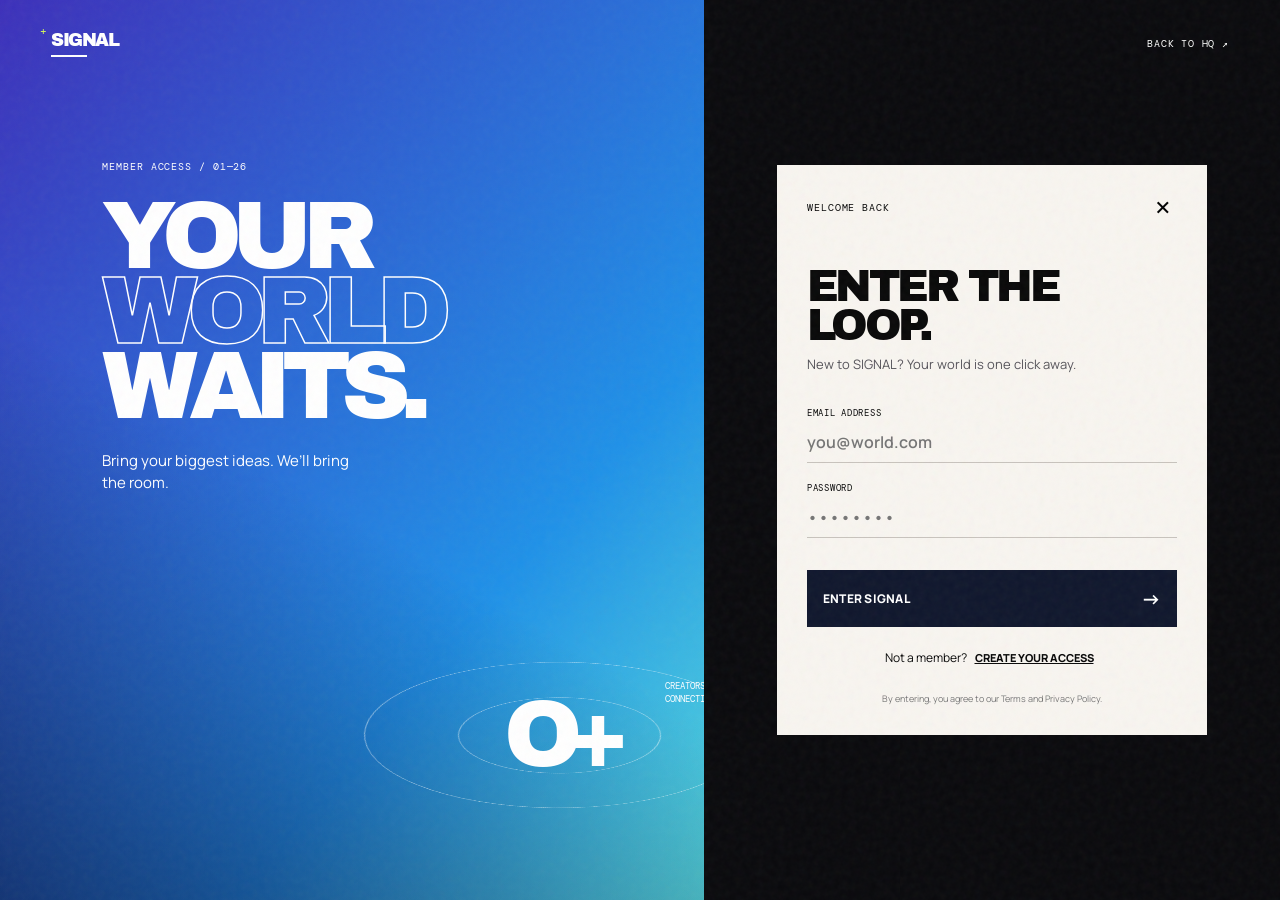
<file: auth.html>
<!doctype html>
<html lang="en"><head><meta charset="utf-8"><meta name="viewport" content="width=device-width, initial-scale=1"><title>Member access — SIGNAL
</title><link rel="preconnect" href="https://fonts.googleapis.com"><link rel="preconnect" href="https://fonts.gstatic.com" crossorigin><link href="https://fonts.googleapis.com/css2?family=Archivo+Black&family=DM+Mono:wght@400;500&family=Manrope:wght@400;500;600;700;800&display=swap" rel="stylesheet"><link rel="stylesheet" href="styles.css"><link rel="stylesheet" href="auth.css"><script defer src="app.js"></script></head>
<body class="auth-page"><div class="grain"></div><header class="auth-header"><a class="logo" href="index.html">SIGNAL<span></span></a><a href="index.html">BACK TO HQ ↗</a></header><main class="auth-layout"><section class="auth-side"><p class="section-tag">MEMBER ACCESS / 01—26</p><h1>YOUR<br><span>WORLD</span><br>WAITS.</h1><p>Bring your biggest ideas. We’ll bring the room.</p><div class="auth-orbit"><i></i><i></i><b>O+</b><small>CREATORS<br>CONNECTING</small></div></section><section class="auth-panel"><div class="panel-head"><p class="section-tag" id="mode-label">WELCOME BACK</p><button class="close-auth" type="button" onclick="location.href='index.html'" aria-label="Go back">×</button></div><div class="auth-copy"><h2 id="auth-title">ENTER THE<br><em>LOOP.</em></h2><p id="auth-subtitle">New to SIGNAL? Your world is one click away.</p></div><form id="auth-form"><label id="name-field">YOUR NAME<input name="name" autocomplete="name" placeholder="Ada Lovelace"></label><label>EMAIL ADDRESS<input required type="email" name="email" autocomplete="email" placeholder="you@world.com"></label><label>PASSWORD<input required minlength="6" type="password" name="password" autocomplete="current-password" placeholder="••••••••"></label><button class="auth-submit" type="submit"><span id="auth-button-text">ENTER SIGNAL</span><b>→</b></button></form><p class="auth-switch" id="auth-switch">Not a member? <button type="button" data-mode="signup">CREATE YOUR ACCESS</button></p><p class="terms">By entering, you agree to our Terms and Privacy Policy.</p></section></main><div id="success-modal" class="success-modal" aria-hidden="true"><div><span>✦</span><p class="section-tag">ACCESS GRANTED</p><h2>YOU’RE IN<br>THE LOOP.</h2><p>This is a front-end demo — no account was created.</p><a class="primary-button" href="index.html">EXPLORE SIGNAL <b>→</b></a></div></div></body></html>
</file>
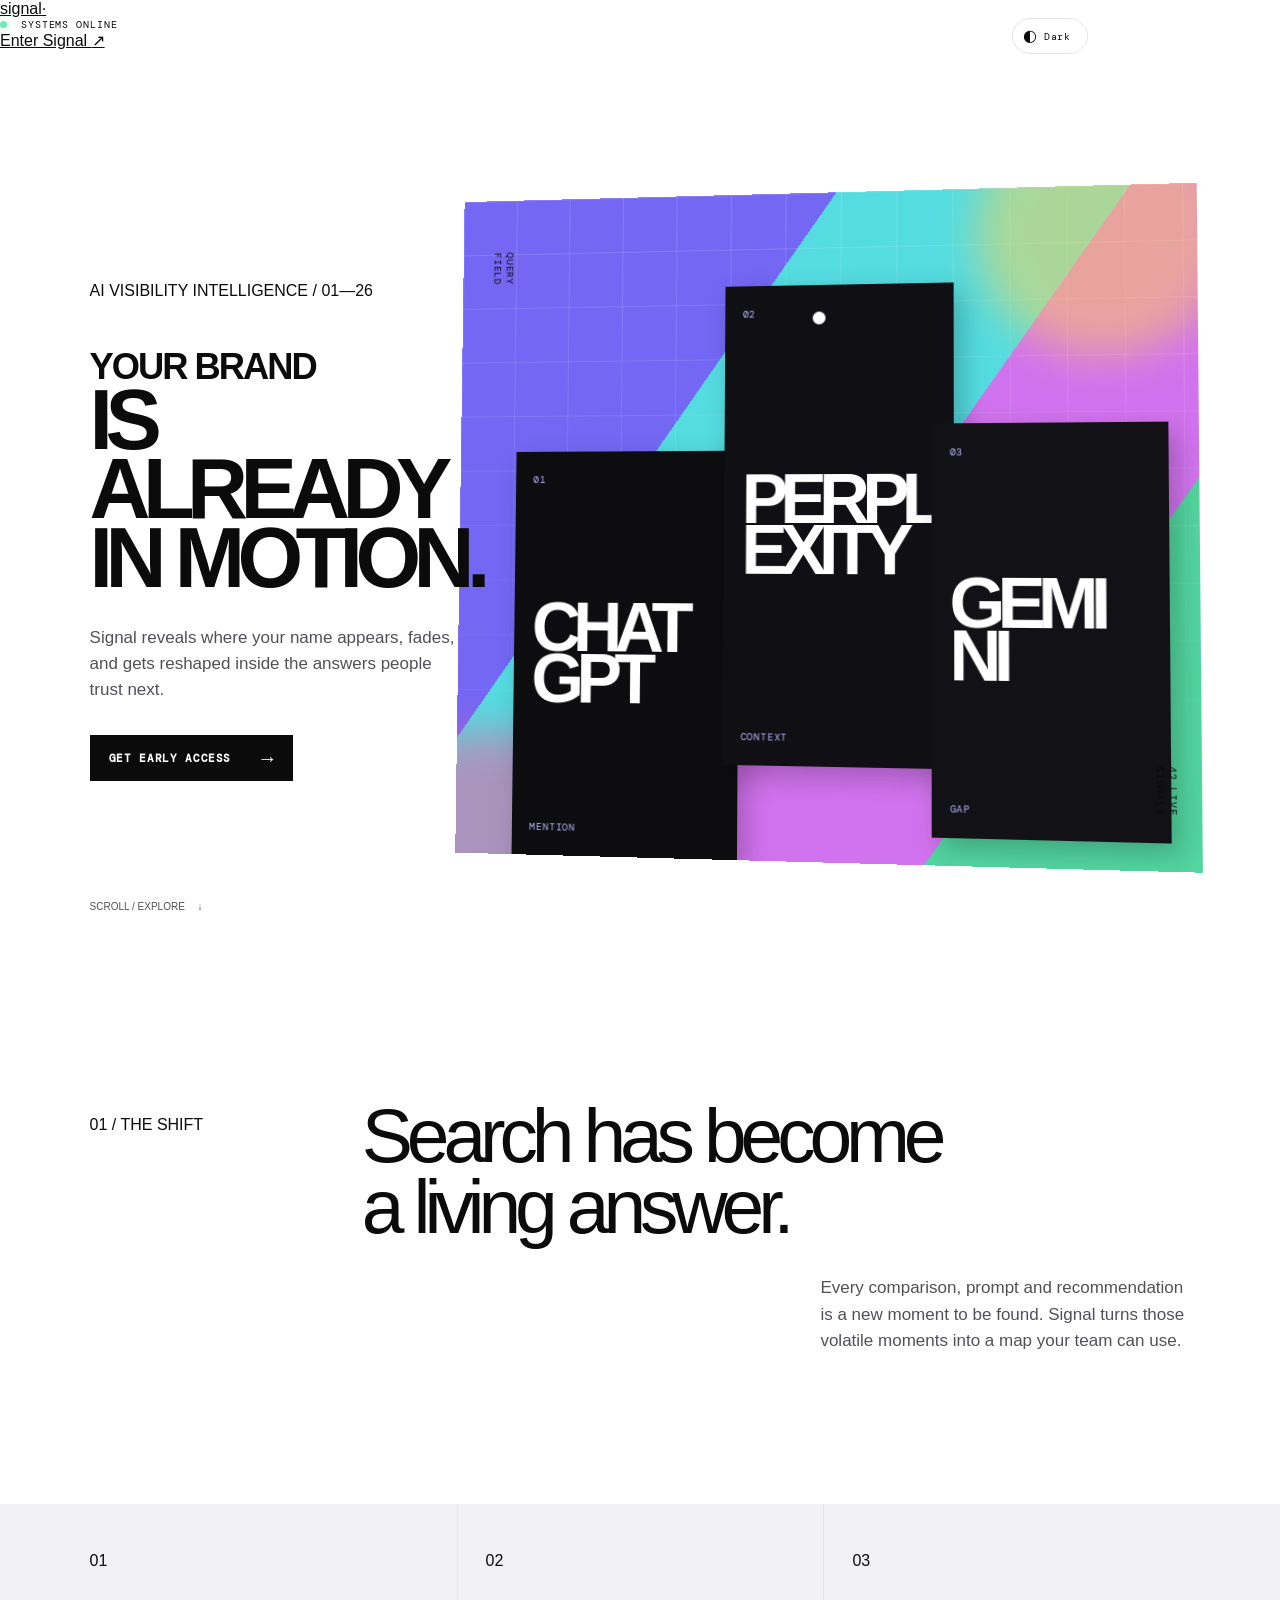
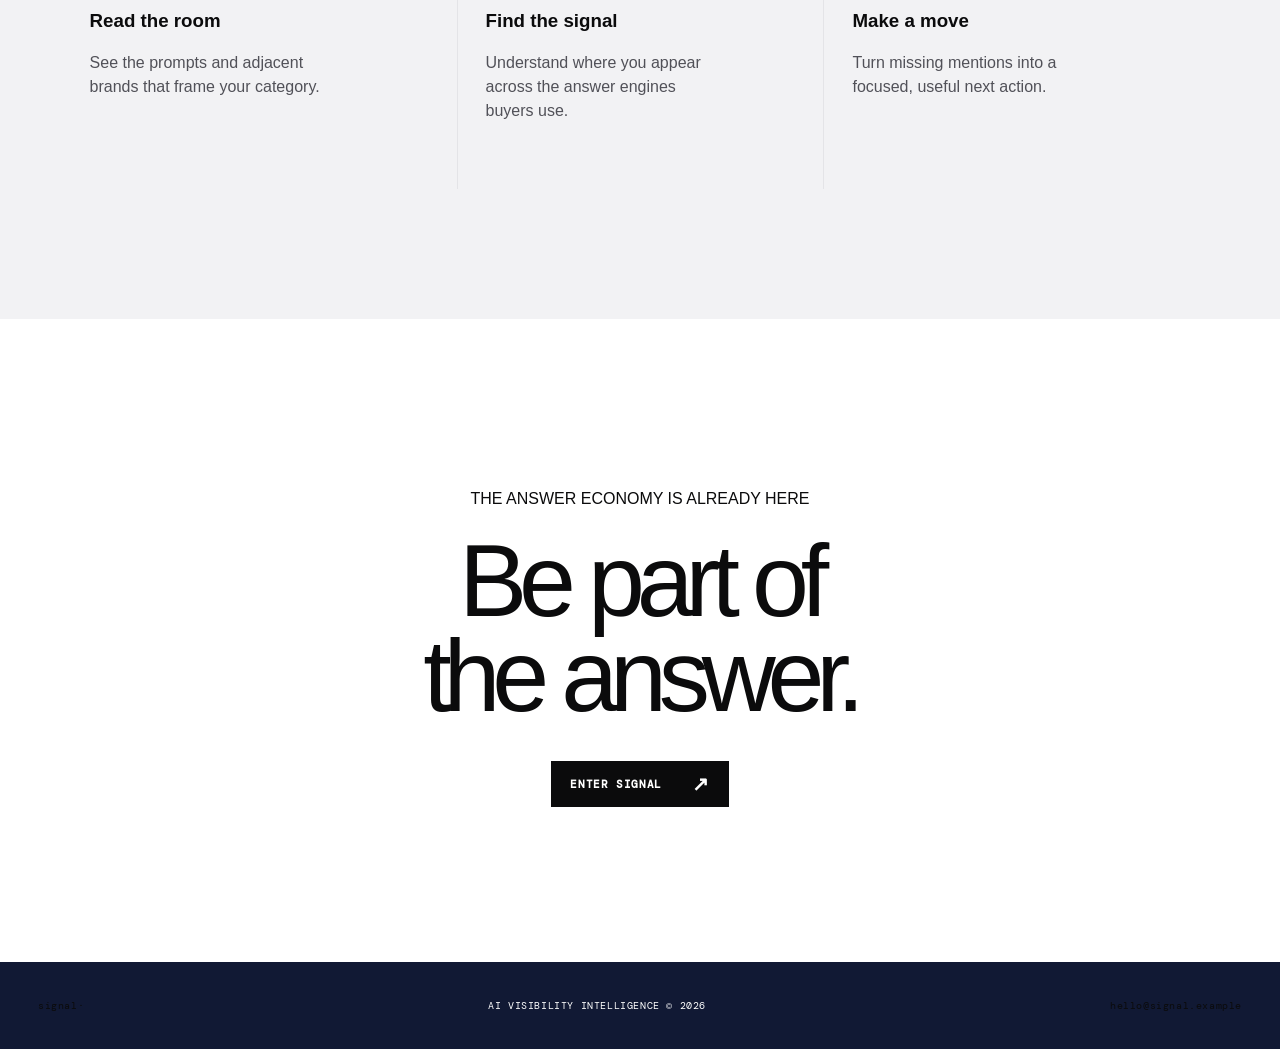
<file: landing.html>
<!doctype html>
<html lang="en">
<head>
  <meta charset="utf-8" />
  <meta name="viewport" content="width=device-width, initial-scale=1" />
  <meta name="description" content="Signal — AI visibility intelligence for teams that want to be part of the answer." />
  <title>Signal — Be part of the answer</title>
  <link rel="preconnect" href="https://fonts.googleapis.com">
  <link rel="preconnect" href="https://fonts.gstatic.com" crossorigin>
  <link href="https://fonts.googleapis.com/css2?family=DM+Mono&family=DM+Sans:wght@400;500;600;700&family=Space+Grotesk:wght@400;500;600;700&display=swap" rel="stylesheet">
  <link rel="stylesheet" href="styles.css" /><link rel="stylesheet" href="theme.css" /><link rel="stylesheet" href="landing.css" /><link rel="stylesheet" href="responsive.css" /><script defer src="app.js"></script>
</head>
<body class="landing-page">
  <button id="theme-toggle" class="theme-toggle" type="button" aria-label="Switch to dark mode" aria-pressed="false"><span aria-hidden="true">◐</span><span class="theme-label">Dark</span></button>
  <header class="nav landing-nav"><a class="wordmark" href="landing.html">signal<span>·</span></a><p class="nav-status"><i></i> SYSTEMS ONLINE</p><a class="nav-cta" href="auth.html">Enter Signal <span>↗</span></a></header>
  <main>
    <section class="landing-hero" aria-labelledby="landing-title"><div class="landing-hero-copy"><p class="eyebrow">AI VISIBILITY INTELLIGENCE / 01—26</p><h1 id="landing-title"><span>YOUR BRAND</span><br>IS ALREADY<br><em>IN MOTION.</em></h1><p class="landing-lede">Signal reveals where your name appears, fades, and gets reshaped inside the answers people trust next.</p><a class="hero-enter" href="auth.html">Get early access <b>→</b></a></div><div class="signal-stage" id="signal-stage" aria-label="Interactive signal field"><div class="stage-grid"></div><div class="stage-orb orb-one"></div><div class="stage-orb orb-two"></div><p class="stage-label label-one">QUERY<br>FIELD</p><p class="stage-label label-two">42 LIVE<br>SIGNALS</p><div class="stage-card stage-card-a"><span>01</span><strong>CHAT<br>GPT</strong><small>MENTION</small></div><div class="stage-card stage-card-b"><span>02</span><strong>PERPL<br>EXITY</strong><small>CONTEXT</small></div><div class="stage-card stage-card-c"><span>03</span><strong>GEMI<br>NI</strong><small>GAP</small></div><div class="signal-pulse"></div></div><p class="landing-scroll mono">SCROLL / EXPLORE <span>↓</span></p></section>
    <section class="landing-band ruled"><p class="section-no mono">01 / THE SHIFT</p><div><h2>Search has become<br>a living <em>answer.</em></h2><p>Every comparison, prompt and recommendation is a new moment to be found. Signal turns those volatile moments into a map your team can use.</p></div></section>
    <section class="landing-features" aria-label="Signal capabilities"><article><span class="feature-number mono">01</span><h3>Read the room</h3><p>See the prompts and adjacent brands that frame your category.</p></article><article><span class="feature-number mono">02</span><h3>Find the signal</h3><p>Understand where you appear across the answer engines buyers use.</p></article><article><span class="feature-number mono">03</span><h3>Make a move</h3><p>Turn missing mentions into a focused, useful next action.</p></article></section>
    <section class="landing-cta"><p class="eyebrow">THE ANSWER ECONOMY IS ALREADY HERE</p><h2>Be part of<br>the <em>answer.</em></h2><a class="hero-enter" href="auth.html">Enter Signal <b>↗</b></a></section>
  </main><footer><a class="wordmark" href="landing.html">signal<span>·</span></a><p class="mono">AI VISIBILITY INTELLIGENCE © 2026</p><a href="mailto:hello@signal.example">hello@signal.example</a></footer>
</body></html>
</file>
<file: styles.css>
:root{--ink:#10172d;--night:#111934;--paper:#eef1e8;--coral:#ff684d;--lime:#d9f95a;--sky:#61bce8;--font:'Manrope',sans-serif;--display:'Archivo Black',sans-serif;--mono:'DM Mono',monospace}*{box-sizing:border-box}html{scroll-behavior:smooth}body{margin:0;overflow-x:hidden;background:var(--paper);color:var(--ink);font-family:var(--font)}.grain{position:fixed;z-index:9;inset:0;pointer-events:none;opacity:.045;background-image:url("data:image/svg+xml,%3Csvg viewBox='0 0 160 160' xmlns='http://www.w3.org/2000/svg'%3E%3Cfilter id='n'%3E%3CfeTurbulence type='fractalNoise' baseFrequency='.8' numOctaves='4'/%3E%3C/filter%3E%3Crect width='100%25' height='100%25' filter='url(%23n)'/%3E%3C/svg%3E")}.pre-sale{position:absolute;z-index:5;top:0;left:50%;transform:translateX(-50%);background:var(--lime);padding:11px 28px;font:14px var(--mono);letter-spacing:.08em;white-space:nowrap}.site-header{height:90px;position:absolute;z-index:4;inset:0 0 auto;display:flex;align-items:center;justify-content:space-between;padding:0 38px;color:#fff}.logo{position:relative;color:inherit;text-decoration:none;font:18px var(--display);letter-spacing:-.08em}.logo:before{content:'+';position:absolute;left:-11px;top:-6px;color:var(--lime);font:11px var(--mono)}.logo span{display:block;width:36px;border-bottom:2px solid currentColor;margin:5px 0 0}.header-actions{display:flex;align-items:center;gap:28px}.sound-pill{display:flex;gap:3px;align-items:center}.sound-pill i{display:block;width:3px;height:13px;background:var(--lime);animation:bars 1s ease infinite alternate}.sound-pill i:nth-child(2){height:22px;animation-delay:.2s}.sound-pill i:nth-child(3){height:9px;animation-delay:.4s}.demo-link{padding:10px 15px;background:var(--paper);border:1px solid var(--ink);color:var(--ink);font-size:11px;font-weight:800;text-decoration:none}.demo-link b{padding-left:12px;color:var(--coral)}.menu-button{display:grid;gap:5px;width:39px;padding:0;border:0;background:none;cursor:pointer}.menu-button span{height:4px;background:var(--coral);border-radius:2px;transition:.25s}.menu-button[aria-expanded=true] span:nth-child(1){transform:translateY(9px) rotate(45deg)}.menu-button[aria-expanded=true] span:nth-child(2){opacity:0}.menu-button[aria-expanded=true] span:nth-child(3){transform:translateY(-9px) rotate(-45deg)}.flyout{position:fixed;z-index:3;right:0;top:0;width:min(370px,100%);padding:112px 38px 38px;background:var(--coral);transform:translateY(-105%);transition:transform .4s cubic-bezier(.2,.8,.2,1)}.flyout.open{transform:none}.flyout a{display:block;padding:17px 0;border-bottom:2px solid var(--ink);color:var(--ink);text-decoration:none;font:25px var(--display);letter-spacing:-.06em}.hero{min-height:100svh;display:grid;grid-template-columns:43% 57%;position:relative;overflow:hidden;background:var(--paper)}.hero:before{content:'';position:absolute;inset:0 auto 0 0;width:43%;background:var(--night)}.hero-copy{position:relative;z-index:1;align-self:center;padding:130px 5vw 60px 8vw;color:#fff}.kicker,.section-tag{font:10px var(--mono);letter-spacing:.09em}.kicker{color:var(--lime);margin:0 0 24px}.hero h1{margin:0;font:clamp(46px,5.2vw,88px)/.84 var(--display);letter-spacing:-.08em}.hero h1 span{font-size:.8em;color:transparent;-webkit-text-stroke:1.4px var(--sky)}.hero h1 small{display:block;text-align:right;margin-top:14px;font-size:.31em}.hero h1 strong{display:block;text-align:center;color:var(--coral);font-size:.84em;letter-spacing:-.11em}.intro-note{display:flex;gap:18px;max-width:325px;margin:64px 0 27px;font-size:11px;line-height:1.5}.intro-note span{width:2px;background:var(--lime)}.intro-note p{margin:0}.primary-button{display:inline-flex;gap:35px;align-items:center;padding:14px 17px;background:var(--lime);color:var(--ink);font-size:11px;font-weight:800;text-decoration:none;transition:.2s}.primary-button:hover{background:var(--coral);transform:translate(-3px,-3px)}.primary-button b{font-size:19px}.hero-rail{position:absolute;z-index:2;left:27px;bottom:27px;display:flex;flex-direction:column;align-items:center;gap:18px;color:#fff;font:10px var(--mono)}.hero-rail span{writing-mode:vertical-rl;transform:rotate(180deg)}.hero-rail a{color:var(--lime);text-decoration:none}.rail-line{width:1px;height:34px;background:#fff}.scroll-cue{position:absolute;z-index:2;bottom:25px;left:30%;color:#fff;font:10px var(--mono)}.scroll-cue span{padding-left:13px;color:var(--lime)}.card-stage{min-height:100svh;padding:190px 4vw 0;display:flex;align-items:flex-end;overflow:hidden}.world-card{position:relative;flex:1 0 25%;height:63vh;min-height:480px;overflow:hidden;cursor:pointer;transition:flex .55s cubic-bezier(.2,.8,.2,1)}.world-card:hover,.world-card.is-featured{flex-basis:38%}.world-card img{position:absolute;bottom:0;width:100%;height:49%;object-fit:cover;mix-blend-mode:multiply;filter:contrast(1.12) saturate(.8);transition:transform .5s}.world-card:hover img{transform:scale(1.08)}.card-title{position:absolute;z-index:1;top:12%;left:50%;transform:translateX(-50%);font:clamp(70px,10vw,165px)/.7 var(--display);letter-spacing:-.12em}.world-card p{position:absolute;z-index:1;top:12%;right:8px;writing-mode:vertical-rl;margin:0;font:10px var(--mono);letter-spacing:.08em}.card-one{background:#89d5de}.card-two{background:#d9f95a}.card-three{background:#ff9d7c}.card-four{background:#a7a9ef}.world-preview{position:absolute;z-index:2;right:2%;top:29%;width:min(27vw,390px);aspect-ratio:1.8;overflow:hidden;border-radius:14px;box-shadow:0 16px 30px #10172d55;transform:rotate(-2deg);transition:.3s}.world-preview:hover{transform:rotate(0) scale(1.03)}.world-preview img{width:100%;height:100%;object-fit:cover;filter:saturate(.7)}.world-preview span{position:absolute;left:15px;bottom:14px;color:#fff;font:16px/.8 var(--display);text-shadow:0 1px 5px #000}.marquee{overflow:hidden;padding:16px 0;background:var(--coral);white-space:nowrap}.marquee div{display:inline-block;font:25px var(--display);letter-spacing:-.04em;animation:marquee 18s linear infinite}.manifesto{display:grid;grid-template-columns:27% 1fr 28%;padding:145px 8vw;background:#f7f7f3}.manifesto h2,.closing h2{margin:0;font:clamp(46px,5.8vw,100px)/.9 var(--display);letter-spacing:-.08em}.manifesto em,.closing em{color:var(--coral);font-style:normal}.manifesto-copy{align-self:end;max-width:310px;font-size:15px;line-height:1.55}.text-link{display:inline-block;margin-top:21px;padding-bottom:5px;border-bottom:2px solid currentColor;color:inherit;text-decoration:none;font-weight:800}.text-link b{padding-left:22px;color:var(--coral)}.orbit-section{position:relative;min-height:720px;overflow:hidden;padding:70px 8vw;background:#17213f;color:#fff}.orbit-section .section-tag{color:var(--lime)}.orbit-wrap{position:absolute;left:50%;top:47%;width:min(58vw,790px);aspect-ratio:1;transform:translate(-50%,-50%)}.orbit{position:absolute;inset:0;border:1px solid #80a2dd;border-radius:50%;transform:rotateX(66deg) rotateZ(-20deg)}.orbit-b{inset:20%;border-color:var(--lime);transform:rotateX(66deg) rotateZ(70deg)}.orbit-core{position:absolute;top:50%;left:50%;transform:translate(-50%,-50%);color:var(--coral);font:clamp(105px,15vw,220px)/.7 var(--display);letter-spacing:-.18em;text-shadow:0 0 45px #ff684d55}.orbit-core span{font-size:.3em;color:var(--lime);vertical-align:top}.orbit-label{position:absolute;font:10px var(--mono);letter-spacing:.08em}.label-a{top:24%;left:0}.label-b{right:5%;bottom:20%}.label-c{left:39%;bottom:0}.orbit-copy{position:absolute;right:8vw;bottom:50px;text-align:right;font-size:14px;line-height:1.5;color:#ced7e9}.closing{padding:145px 20px;text-align:center;background:var(--sky)}.closing .section-tag{margin-bottom:30px}.closing h2{margin-bottom:42px}.closing em{color:var(--night)}.closing .primary-button{background:var(--night);color:#fff}footer{display:flex;align-items:center;justify-content:space-between;padding:27px 38px;background:var(--night);color:#fff}footer p,footer a{color:inherit;text-decoration:none;font:10px var(--mono);letter-spacing:.06em}.reveal-up{opacity:0;transform:translateY(30px);transition:.7s}.reveal-up.in-view{opacity:1;transform:none}@keyframes bars{to{transform:scaleY(.35)}}@keyframes marquee{to{transform:translateX(-50%)}}@media(max-width:820px){.hero{grid-template-columns:1fr}.hero:before{width:100%;height:66%}.hero-copy{padding:130px 60px 35px}.card-stage{min-height:420px;padding:0 4vw}.world-card{height:420px;min-height:0}.world-preview,.hero-rail,.scroll-cue{display:none}.intro-note{margin:34px 0 26px}.manifesto{grid-template-columns:1fr;gap:32px;padding:100px 30px}.manifesto-copy{margin-left:20%}.orbit-section{min-height:580px}.orbit-wrap{width:92vw}}@media(max-width:540px){.site-header{height:70px;padding:0 18px}.pre-sale{padding:10px 15px;font-size:10px}.demo-link,.sound-pill{display:none}.menu-button{width:31px}.hero{min-height:850px}.hero-copy{padding:110px 28px 32px}.hero h1{font-size:49px}.card-stage{min-height:360px;padding:0;overflow-x:auto;scroll-snap-type:x mandatory}.world-card{flex:0 0 47%;height:360px;scroll-snap-align:start}.world-card:hover,.world-card.is-featured{flex-basis:47%}.card-title{font-size:83px}.manifesto h2,.closing h2{font-size:50px}.manifesto-copy{margin-left:0}.orbit-section{min-height:510px;padding:42px 24px}.orbit-core{font-size:135px}.orbit-copy{right:24px;bottom:28px;font-size:12px}footer{flex-direction:column;align-items:flex-start;gap:16px;padding:25px 18px}}
</file>
<file: auth.css>
.auth-page{min-height:100svh;background:#0a0a0d;color:#fff}.auth-header{height:86px;position:absolute;z-index:2;inset:0 0 auto;display:flex;justify-content:space-between;align-items:center;padding:0 4vw}.auth-header>a:last-child{color:#fff;font:10px var(--mono);letter-spacing:.08em;text-decoration:none}.auth-layout{min-height:100svh;display:grid;grid-template-columns:1.1fr .9fr}.auth-side{position:relative;padding:150px 8vw 60px;overflow:hidden;background:linear-gradient(130deg,#3d30ba,#1f91e8 68%,#55d9dc)}.auth-side:after{content:'';position:absolute;inset:0;background:linear-gradient(30deg,#07072f99,transparent 45%);pointer-events:none}.auth-side>*{position:relative;z-index:1}.auth-side h1{margin:26px 0;font:clamp(61px,7.5vw,123px)/.78 var(--display);letter-spacing:-.1em}.auth-side h1 span{color:transparent;-webkit-text-stroke:1.5px #fff}.auth-side>p:not(.section-tag){max-width:260px;font-size:15px;line-height:1.5}.auth-orbit{position:absolute;z-index:1;width:390px;aspect-ratio:1;right:-50px;bottom:-30px}.auth-orbit i{position:absolute;inset:0;border:1px solid #fff8;border-radius:50%;transform:rotateX(68deg) rotateZ(30deg)}.auth-orbit i+ i{inset:24%;transform:rotateX(68deg) rotateZ(-58deg)}.auth-orbit b{position:absolute;left:50%;top:50%;transform:translate(-50%,-50%);font:94px/.7 var(--display);letter-spacing:-.16em;color:var(--yellow)}.auth-orbit small{position:absolute;right:10%;top:36%;font:9px var(--mono);line-height:1.4}.auth-panel{align-self:center;width:min(430px,calc(100% - 50px));margin:auto;color:#090909;padding:30px;background:#f8f5f0;box-shadow:15px 15px 0 var(--yellow)}.panel-head{display:flex;justify-content:space-between;align-items:center}.panel-head p{margin:0}.close-auth{border:0;background:transparent;font:32px/.7 var(--font);cursor:pointer}.auth-copy h2{margin:48px 0 10px;font:44px/.88 var(--display);letter-spacing:-.08em}.auth-copy h2 em{font-style:normal;color:var(--blue)}.auth-copy p{margin:0;color:#56545a;font-size:13px}.auth-panel form{margin-top:34px}.auth-panel label{display:block;margin:19px 0 0;font:9px var(--mono);letter-spacing:.08em}.auth-panel input{display:block;width:100%;padding:12px 0 9px;border:0;border-bottom:1px solid #c8c3bd;border-radius:0;background:transparent;outline:0;font:600 16px var(--font)}.auth-panel input:focus{border-color:var(--blue)}.auth-submit{width:100%;display:flex;justify-content:space-between;align-items:center;margin-top:32px;padding:15px 16px;border:0;background:var(--ink);color:#fff;font:800 12px var(--font);letter-spacing:.02em;cursor:pointer;transition:background .2s}.auth-submit:hover{background:var(--blue)}.auth-submit b{font-size:20px}.auth-switch{text-align:center;margin:22px 0 0;font-size:12px}.auth-switch button{border:0;background:transparent;color:var(--blue);font:800 11px var(--font);text-decoration:underline;cursor:pointer}.terms{text-align:center;margin:26px 0 0;color:#777;font-size:9px}.auth-page:not([data-mode=signup]) #name-field{display:none}.success-modal{position:fixed;z-index:10;inset:0;display:grid;place-items:center;background:#080808e8;opacity:0;visibility:hidden;transition:.3s}.success-modal.show{opacity:1;visibility:visible}.success-modal>div{width:min(410px,calc(100% - 40px));padding:48px 35px;background:var(--pink);text-align:center;color:#080808;transform:translateY(20px);transition:transform .3s}.success-modal.show>div{transform:none}.success-modal span{display:block;font-size:38px;margin-bottom:13px}.success-modal h2{margin:23px 0 12px;font:47px/.85 var(--display);letter-spacing:-.08em}.success-modal>div>p:not(.section-tag){font-size:13px;line-height:1.5;margin:0 0 28px}.success-modal .primary-button{background:#080808;color:#fff}@media(max-width:700px){.auth-layout{display:block}.auth-side{min-height:315px;padding:115px 28px 28px}.auth-side h1{font-size:59px;margin:18px 0}.auth-side>p:not(.section-tag){display:none}.auth-orbit{width:230px;right:-25px;bottom:-75px}.auth-orbit b{font-size:65px}.auth-panel{width:calc(100% - 40px);margin:-28px auto 35px;position:relative}.auth-header{height:70px;padding:0 22px}.auth-copy h2{font-size:40px;margin-top:38px}}
</file>
<file: theme.css>
:root {
  --page-bg: #ffffff;
  --page-ink: #0b0b0c;
  --page-muted: #515158;
  --page-fog: #f2f2f4;
  --page-line: #e4e4e7;
  --card-shadow: rgba(11, 11, 12, .08);
}

html[data-theme="dark"] {
  --page-bg: #101013;
  --page-ink: #f5f4f7;
  --page-muted: #b7b6bd;
  --page-fog: #1a1a1f;
  --page-line: #34343b;
  --card-shadow: rgba(0, 0, 0, .28);
  --white: #101013;
  --ink: #f5f4f7;
  --fog: #1a1a1f;
  --line: #34343b;
}

body { background: var(--page-bg); color: var(--page-ink); transition: background .25s ease, color .25s ease; }
.nav, .ruled, .models, footer { border-color: var(--page-line); }
.wordmark, .nav a, .arrow-link, footer a:last-child { color: var(--page-ink); }
.nav-cta, .arrow-link { border-color: var(--page-ink); }
.process, .check-visual, .result { background: var(--page-fog); }
.process article { border-color: var(--page-line); }
.scan-line { background-color: var(--page-line); }
.process article p, .models > p:last-child { color: var(--page-muted); }
.checker-tool { border-color: var(--page-ink); }
input { color: var(--page-ink); border-color: var(--page-line); }
button { background: var(--page-ink); color: var(--page-bg); }
.sound-toggle { background: var(--page-bg); color: var(--page-ink); border-color: var(--page-line); }
.sweep-fallback, .sweep-fallback:before, .sweep-fallback:after { border-color: var(--page-line); }
.sweep-fallback i, .radar-dot { background: var(--page-line); }
.radar-ring { border-color: var(--page-line); }

.hero-visual { --tilt-x: 0deg; --tilt-y: 0deg; --spot-x: 50%; --spot-y: 50%; position: absolute; z-index: 1; right: clamp(20px, 5vw, 76px); top: 13%; width: min(58vw, 780px); aspect-ratio: 1.05; overflow: hidden; background: var(--page-fog); transform: perspective(1000px) rotateX(var(--tilt-x)) rotateY(var(--tilt-y)); transition: transform .18s ease-out; box-shadow: 18px 18px 0 var(--signal); }
.hero-visual:after { content: ''; position: absolute; inset: 0; pointer-events: none; background: radial-gradient(circle at var(--spot-x) var(--spot-y), rgba(61, 47, 255, .24), transparent 28%), linear-gradient(135deg, transparent 60%, rgba(11, 11, 12, .32)); mix-blend-mode: screen; }
.hero-visual .sweep-wrap { position: absolute; inset: 0; width: 100%; height: 100%; right: auto; top: auto; opacity: .72; }
.hero-image { display: block; width: 100%; height: 100%; object-fit: cover; filter: grayscale(100%) contrast(1.08); mix-blend-mode: multiply; opacity: .68; transition: filter .45s ease, opacity .45s ease; }
.hero-visual:hover .hero-image, .hero-visual.mode-mentions .hero-image { filter: grayscale(20%) contrast(1.08); opacity: .82; }
.hero-image-wash { position: absolute; inset: 0; background: linear-gradient(135deg, rgba(255,255,255,.2), transparent 45%, rgba(61,47,255,.18)); pointer-events: none; }
.hero-signal { position: absolute; z-index: 2; padding: 7px 9px; color: var(--page-ink); background: var(--page-bg); font: 10px var(--mono); box-shadow: 5px 5px 0 var(--signal); transition: transform .35s ease, opacity .35s ease; }
.signal-top { top: 18%; left: 12%; }.signal-right { right: 12%; top: 47%; }.signal-bottom { left: 28%; bottom: 17%; }
.hero-visual.mode-mentions .signal-top { transform: translate(24px, 8px); }.hero-visual.mode-mentions .signal-right { transform: translate(-18px, -12px); }.hero-visual.mode-mentions .signal-bottom { transform: translate(10px, 14px); }
.hero-visual.mode-gaps .signal-top { opacity: .35; transform: translate(-18px, 20px); }.hero-visual.mode-gaps .signal-right { opacity: .35; transform: translate(22px, -18px); }.hero-visual.mode-gaps .signal-bottom { box-shadow: 5px 5px 0 var(--detected); transform: translate(-12px, 8px); }
.hero-visual-caption { position: absolute; z-index: 3; left: 22px; bottom: 22px; display: grid; gap: 7px; max-width: 190px; color: #fff; text-shadow: 0 1px 8px rgba(0,0,0,.4); }.hero-visual-caption .mono { font-size: 9px; }.hero-visual-caption strong { font: 500 22px/1 var(--display); letter-spacing: -.05em; }.hero-visual-caption span:last-child { font-size: 11px; }
.hero-visual-controls { position: absolute; z-index: 4; top: 18px; right: 18px; display: flex; gap: 5px; padding: 5px; background: rgba(255,255,255,.86); }.hero-mode { width: auto; height: auto; margin: 0; padding: 7px 9px; border: 0; color: #0b0b0c; background: transparent; font: 10px var(--mono); }.hero-mode:hover, .hero-mode.is-active { color: #fff; background: var(--signal); }

.theme-toggle { position: fixed; z-index: 8; top: 18px; right: clamp(126px, 15vw, 240px); display: inline-flex; align-items: center; gap: 7px; min-width: 76px; height: 36px; padding: 0 10px; border: 1px solid var(--page-line); border-radius: 100px; background: color-mix(in srgb, var(--page-bg) 88%, transparent); color: var(--page-ink); font: 10px var(--mono); letter-spacing: .04em; cursor: pointer; backdrop-filter: blur(8px); }
.theme-toggle:hover { background: var(--page-fog); }
.theme-toggle span:first-child { color: var(--signal); font-size: 16px; line-height: 1; }
.theme-reveal{position:fixed;z-index:999;display:block;width:16px;height:16px;border-radius:50%;pointer-events:none;background:color-mix(in srgb,var(--signal) 55%,var(--page-bg));transform:translate(-50%,-50%) scale(0);animation:theme-circle .58s cubic-bezier(.22,.8,.25,1) forwards;mix-blend-mode:soft-light}@keyframes theme-circle{to{transform:translate(-50%,-50%) scale(180);opacity:0}}

.signal-gallery { padding: 145px clamp(20px, 8vw, 140px); }
.gallery-intro { display: grid; grid-template-columns: 22% 1fr; gap: 30px; align-items: start; }
.gallery-intro h2 { font-size: clamp(42px, 5.3vw, 78px); margin: 0; }
.gallery-intro > p:last-child { grid-column: 2; max-width: 330px; margin: 4px 0 0; color: var(--page-muted); line-height: 1.5; }
.gallery-grid { display: grid; grid-template-columns: 1.3fr 1fr 1fr; gap: 14px; margin-top: 70px; }
.gallery-card { position: relative; min-height: 330px; margin: 0; overflow: hidden; background: var(--page-fog); box-shadow: 0 12px 30px var(--card-shadow); }
.gallery-card.large { min-height: 430px; }
.gallery-card img { display: block; width: 100%; height: 100%; min-height: inherit; object-fit: cover; filter: grayscale(100%) contrast(1.05); transition: transform .5s ease, filter .4s ease; }
.gallery-card:hover img { transform: scale(1.04); filter: grayscale(15%) contrast(1.05); }
.gallery-card figcaption { position: absolute; left: 14px; bottom: 14px; padding: 7px 8px; color: #fff; background: rgba(11, 11, 12, .72); font-size: 9px; }

@media (max-width: 767px) {
  .theme-toggle { top: 16px; right: 104px; width: auto; min-width: 68px; height: 34px; }
  .sound-toggle { width: 44px; }
  .gallery-intro { display: block; }
  .gallery-intro > p:last-child { margin-top: 26px; }
  .gallery-grid { grid-template-columns: 1fr; margin-top: 45px; }
  .gallery-card, .gallery-card.large { min-height: 300px; }
  .signal-gallery { padding: 95px 20px; }
  .hero-visual { position: relative; right: auto; top: auto; width: calc(100% + 4px); margin: 70px -2px 0; aspect-ratio: .92; box-shadow: 10px 10px 0 var(--signal); transform: none; }
  .hero-visual .sweep-wrap { display: block; }
  .hero-visual-controls { top: 12px; right: 12px; max-width: calc(100% - 24px); overflow-x: auto; }
  .hero-mode { white-space: nowrap; }
  .hero-visual-caption { left: 16px; bottom: 16px; }
}

@media (max-width: 380px) {
  .theme-toggle { right: 88px; width: auto; min-width: 62px; padding-inline: 8px; }
  .theme-label { display: none; }
  .hero-visual-controls { left: 10px; right: 10px; justify-content: space-between; }
}
</file>
<file: landing.css>
.landing-page{background:var(--page-bg);color:var(--page-ink)}.landing-nav{border-bottom:0}.nav-status{margin:0 0 0 auto;font:10px var(--mono);letter-spacing:.09em}.nav-status i{display:inline-block;width:7px;height:7px;margin-right:7px;border-radius:50%;background:#72e8ba;box-shadow:0 0 14px #72e8ba}.landing-hero{min-height:100svh;display:grid;grid-template-columns:minmax(340px,.78fr) minmax(420px,1.22fr);align-items:center;padding:125px clamp(22px,7vw,130px) 78px;position:relative;overflow:hidden;background:radial-gradient(circle at 72% 47%,color-mix(in srgb,var(--signal) 10%,transparent),transparent 30%)}.landing-hero-copy{position:relative;z-index:2}.landing-hero h1{margin:0;font:600 clamp(54px,6.6vw,108px)/.82 var(--display);letter-spacing:-.09em}.landing-hero h1 span{font-size:.43em;letter-spacing:-.055em}.landing-hero h1 em,.landing-band em,.landing-cta em{font-style:normal;color:var(--signal)}.landing-lede{max-width:370px;margin:31px 0;color:var(--page-muted);font-size:17px;line-height:1.55}.hero-enter{display:inline-flex;align-items:center;gap:30px;padding:16px 19px;background:var(--page-ink);color:var(--page-bg);text-transform:uppercase;text-decoration:none;font:600 11px var(--mono);letter-spacing:.06em;transition:transform .25s ease,background .25s ease}.hero-enter:hover{transform:translate(5px,-5px);background:var(--signal)}.hero-enter b{font-size:20px;line-height:.5}.signal-stage{--mx:0px;--my:0px;position:relative;justify-self:end;width:min(58vw,830px);height:min(65vw,670px);overflow:hidden;background:linear-gradient(125deg,#7467f4 0 32%,#54dce1 32% 56%,#d172ee 56% 78%,#52d6a0 78%);box-shadow:20px 20px 0 color-mix(in srgb,var(--signal) 50%,transparent);transform:perspective(1100px) rotateY(-5deg) rotateX(2deg);transition:transform .3s ease}.signal-stage:hover{transform:perspective(1100px) rotateY(-1deg) rotateX(0) translateY(-7px)}.stage-grid{position:absolute;inset:0;background-image:linear-gradient(rgba(255,255,255,.16) 1px,transparent 1px),linear-gradient(90deg,rgba(255,255,255,.16) 1px,transparent 1px);background-size:56px 56px;mask-image:linear-gradient(to bottom,black,transparent)}.stage-orb{position:absolute;width:250px;aspect-ratio:1;border-radius:50%;filter:blur(20px);opacity:.5;transform:translate(var(--mx),var(--my));transition:transform .25s ease-out}.orb-one{top:-80px;right:-35px;background:#ffd453}.orb-two{bottom:-125px;left:-90px;background:#ff4f9c}.stage-card{position:absolute;display:flex;flex-direction:column;justify-content:space-between;width:31%;height:61%;padding:22px 18px;background:rgba(12,12,15,.93);color:white;box-shadow:8px 10px 25px rgba(0,0,0,.23);transition:transform .38s cubic-bezier(.2,.8,.2,1)}.stage-card span,.stage-card small{font:10px var(--mono);letter-spacing:.08em;color:#b9b6ff}.stage-card strong{font:600 clamp(39px,5.5vw,79px)/.73 var(--display);letter-spacing:-.11em}.stage-card-a{left:8%;bottom:0;background:#0d0d10;transform:translate(calc(var(--mx)*-.5),calc(var(--my)*-.4))}.stage-card-b{left:37%;top:14%;height:72%;background:#101014;transform:translate(calc(var(--mx)*.3),calc(var(--my)*-.45))}.stage-card-c{right:4%;bottom:4%;background:#121216;transform:translate(calc(var(--mx)*.7),calc(var(--my)*.45))}.signal-pulse{position:absolute;top:18%;left:49%;width:13px;aspect-ratio:1;border-radius:50%;background:white;box-shadow:0 0 0 0 rgba(255,255,255,.75);animation:landing-pulse 2.2s infinite}.stage-label{position:absolute;z-index:2;margin:0;font:10px/1.25 var(--mono);letter-spacing:.08em;writing-mode:vertical-rl}.label-one{top:8%;left:4%}.label-two{right:3%;bottom:8%}.landing-scroll{position:absolute;bottom:28px;left:clamp(22px,7vw,130px);color:var(--page-muted);font-size:10px}.landing-scroll span{color:var(--signal);margin-left:10px}.landing-band{padding:150px clamp(22px,7vw,130px);display:grid;grid-template-columns:22% 1fr;gap:30px}.landing-band h2,.landing-cta h2{margin:0;font:500 clamp(45px,6vw,90px)/.92 var(--display);letter-spacing:-.08em}.landing-band div{max-width:850px}.landing-band div p{max-width:370px;margin:34px 0 0 auto;color:var(--page-muted);font-size:17px;line-height:1.55}.landing-features{display:grid;grid-template-columns:repeat(3,1fr);padding:0 clamp(22px,7vw,130px) 130px;background:var(--page-fog)}.landing-features article{min-height:285px;padding:48px 28px 0;border-left:1px solid var(--page-line)}.landing-features article:first-child{padding-left:0;border-left:0}.feature-number{color:var(--signal)}.landing-features h3{margin-top:40px}.landing-features p{max-width:240px;color:var(--page-muted);line-height:1.5}.landing-cta{text-align:center;padding:155px 20px}.landing-cta .eyebrow{margin-bottom:26px}.landing-cta h2{font-size:clamp(62px,8vw,126px);margin-bottom:38px}@keyframes landing-pulse{70%{box-shadow:0 0 0 18px rgba(255,255,255,0)}100%{box-shadow:0 0 0 0 rgba(255,255,255,0)}}@media(max-width:767px){.nav-status{display:none}.landing-hero{display:block;padding:132px 20px 70px}.landing-hero h1{font-size:56px}.signal-stage{width:calc(100% + 4px);height:420px;margin:62px -2px 0;transform:none;box-shadow:10px 10px 0 color-mix(in srgb,var(--signal) 50%,transparent)}.signal-stage:hover{transform:translateY(-3px)}.stage-card{padding:14px 12px}.landing-band{display:block;padding:95px 20px}.landing-band div p{margin:28px 0 0}.landing-features{display:block;padding:0 20px 70px}.landing-features article,.landing-features article:first-child{min-height:0;padding:28px 0;border-left:0;border-top:1px solid var(--page-line)}.landing-features article:first-child{border-top:0}.landing-features h3{margin:18px 0 8px}.landing-cta{padding:110px 20px}.landing-scroll{display:none}}@media(prefers-reduced-motion:reduce){.signal-pulse{animation:none}.signal-stage,.stage-card,.stage-orb{transition:none}}
</file>
<file: responsive.css>
/* Shared responsive refinements for the landing, auth, and product pages. */
html{overflow-x:hidden}img{max-width:100%}
@media (max-width:1100px){
  .hero{padding-inline:clamp(28px,5vw,70px)}.statement,.process,.checker,.models,.signal-gallery{padding-inline:clamp(28px,5vw,70px)}
  .landing-hero{padding-inline:clamp(28px,5vw,70px);grid-template-columns:minmax(300px,.9fr) minmax(360px,1.1fr)}
  .signal-stage{width:min(55vw,650px);height:min(61vw,580px)}.auth-shell{width:min(920px,calc(100% - 48px));gap:clamp(40px,7vw,85px)}
}
@media (max-width:860px){
  .nav{padding-inline:28px}.nav nav{display:none}.nav-cta{font-size:13px!important}
  .theme-toggle{right:140px}.hero{grid-template-columns:minmax(0,1fr) minmax(280px,.82fr);padding-top:130px}.hero h1{font-size:clamp(46px,7.6vw,66px)}
  .hero-visual{width:min(52vw,500px)}.statement,.landing-band{grid-template-columns:27% 1fr}.process-intro{display:block}.process-intro h2{margin-top:30px}.process-steps{margin-top:72px}
  .checker{grid-template-columns:minmax(210px,.8fr) minmax(0,1.2fr);gap:42px}.models{grid-template-columns:27% 1fr}
  .landing-hero{grid-template-columns:minmax(280px,.85fr) minmax(300px,1fr);gap:30px;padding-top:120px}.landing-hero h1{font-size:clamp(48px,7.1vw,68px)}.signal-stage{width:100%;height:500px}.stage-card{padding:16px 13px}
  .auth-shell{grid-template-columns:minmax(250px,.85fr) minmax(340px,1fr);gap:42px}.auth-intro h1{font-size:clamp(44px,6vw,60px)}
}
@media (max-width:640px){
  body{font-size:15px}.nav{height:68px;padding-inline:18px}.wordmark{font-size:23px}.nav-cta{font-size:11px!important}.theme-toggle{top:15px;right:104px;min-width:68px;height:34px;padding-inline:8px}.theme-label{font-size:9px}
  .hero{min-height:auto;padding:124px 18px 76px}.hero h1{font-size:clamp(45px,14vw,59px);line-height:.91}.hero .lede{max-width:330px;margin:25px 0;font-size:16px}.hero-index{display:none}.hero-visual{width:calc(100% + 4px);margin:54px -2px 0;aspect-ratio:1/1.05}.hero-visual-caption{max-width:160px}.hero-visual-controls{left:10px;right:10px;justify-content:flex-start}.hero-mode{font-size:9px}
  .statement,.checker,.process,.models,.signal-gallery{padding:82px 18px}.statement,.checker,.models{display:block}.section-no{margin-bottom:28px}.statement p:not(.section-no){font-size:16px}.process{min-height:auto}.process h2,.checker h2{font-size:clamp(40px,12vw,57px)}.process-steps{margin-top:52px}.process article{padding:22px 0}.checker-heading{margin-bottom:48px}.checker-heading>p:last-child{margin-top:20px}.check-visual{height:205px}.models div{gap:12px}.models div span{font-size:clamp(25px,9vw,38px)}
  .landing-nav .nav-cta{display:block}.landing-hero{display:block;padding:118px 18px 65px}.landing-hero h1{font-size:clamp(48px,14vw,62px)}.landing-lede{font-size:16px;margin:25px 0}.signal-stage{width:calc(100% + 4px);height:clamp(330px,108vw,430px);margin:50px -2px 0}.stage-card{padding:13px 11px}.stage-card strong{font-size:clamp(35px,12vw,58px)}.stage-card span,.stage-card small,.stage-label{font-size:8px}.landing-band{padding:82px 18px}.landing-band h2,.landing-cta h2{font-size:clamp(45px,13vw,65px)}.landing-features{padding:0 18px 64px}.landing-cta{padding:100px 18px}.landing-cta h2{font-size:clamp(58px,16vw,78px)}
  .auth-page{padding-top:98px}.auth-nav{height:64px;padding-inline:18px}.auth-shell{width:calc(100% - 28px)}.auth-card{padding:22px 18px}.auth-copy h2{font-size:39px}.auth-card input{font-size:16px}.auth-card .auth-submit{height:52px}.auth-terms{line-height:1.5}.auth-glow{filter:blur(55px)}
  footer{padding:24px 18px}.sound-toggle{right:14px;bottom:14px}
}
@media (max-width:380px){
  .theme-label{display:none}.theme-toggle{right:87px;min-width:36px}.nav-cta{font-size:10px!important}.hero,.landing-hero{padding-inline:15px}.statement,.checker,.process,.models,.signal-gallery,.landing-band{padding-inline:15px}.landing-features{padding-inline:15px}.auth-shell{width:calc(100% - 22px)}.auth-card{padding-inline:16px}.auth-copy h2{font-size:35px}
}
@media (hover:none){.hero-enter:hover{transform:none}.signal-stage:hover{transform:none}.gallery-card:hover img{transform:none}.theme-toggle{min-height:40px}.auth-close{min-width:36px;min-height:36px}}
</file>
